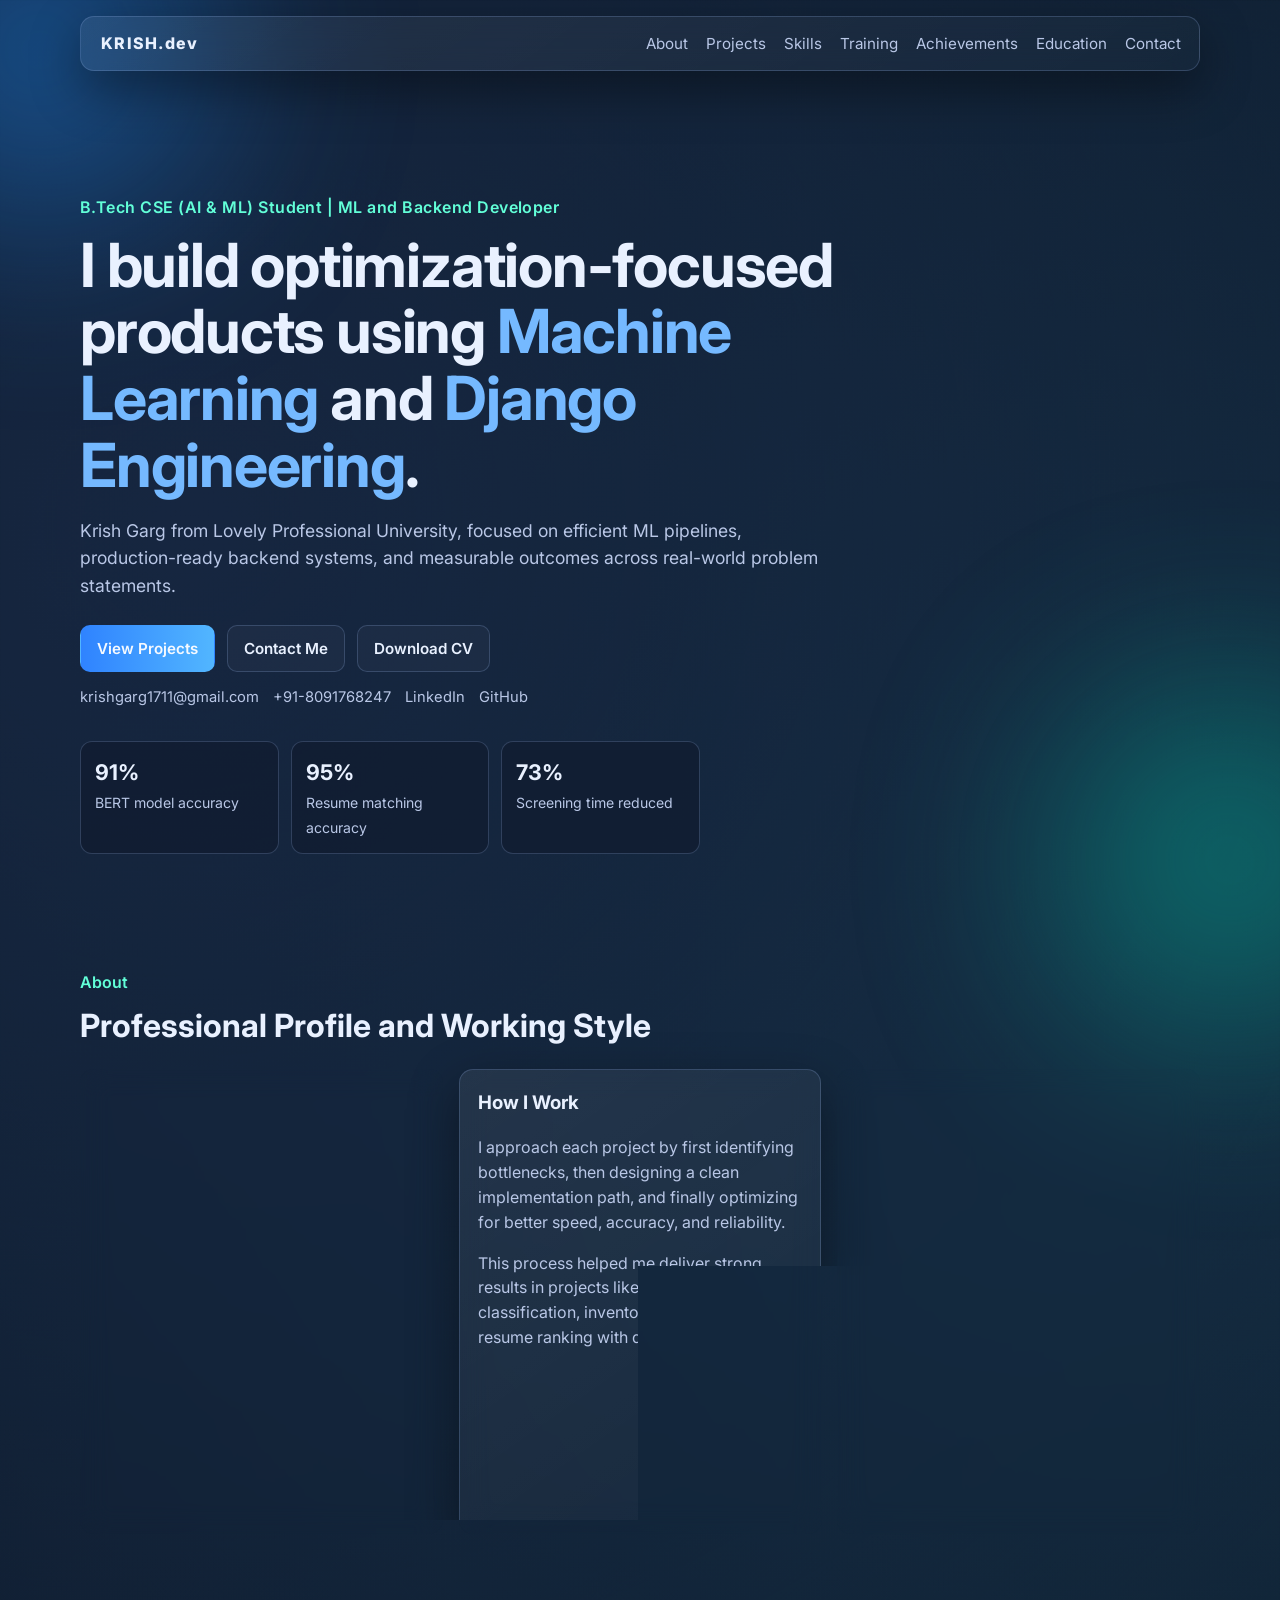
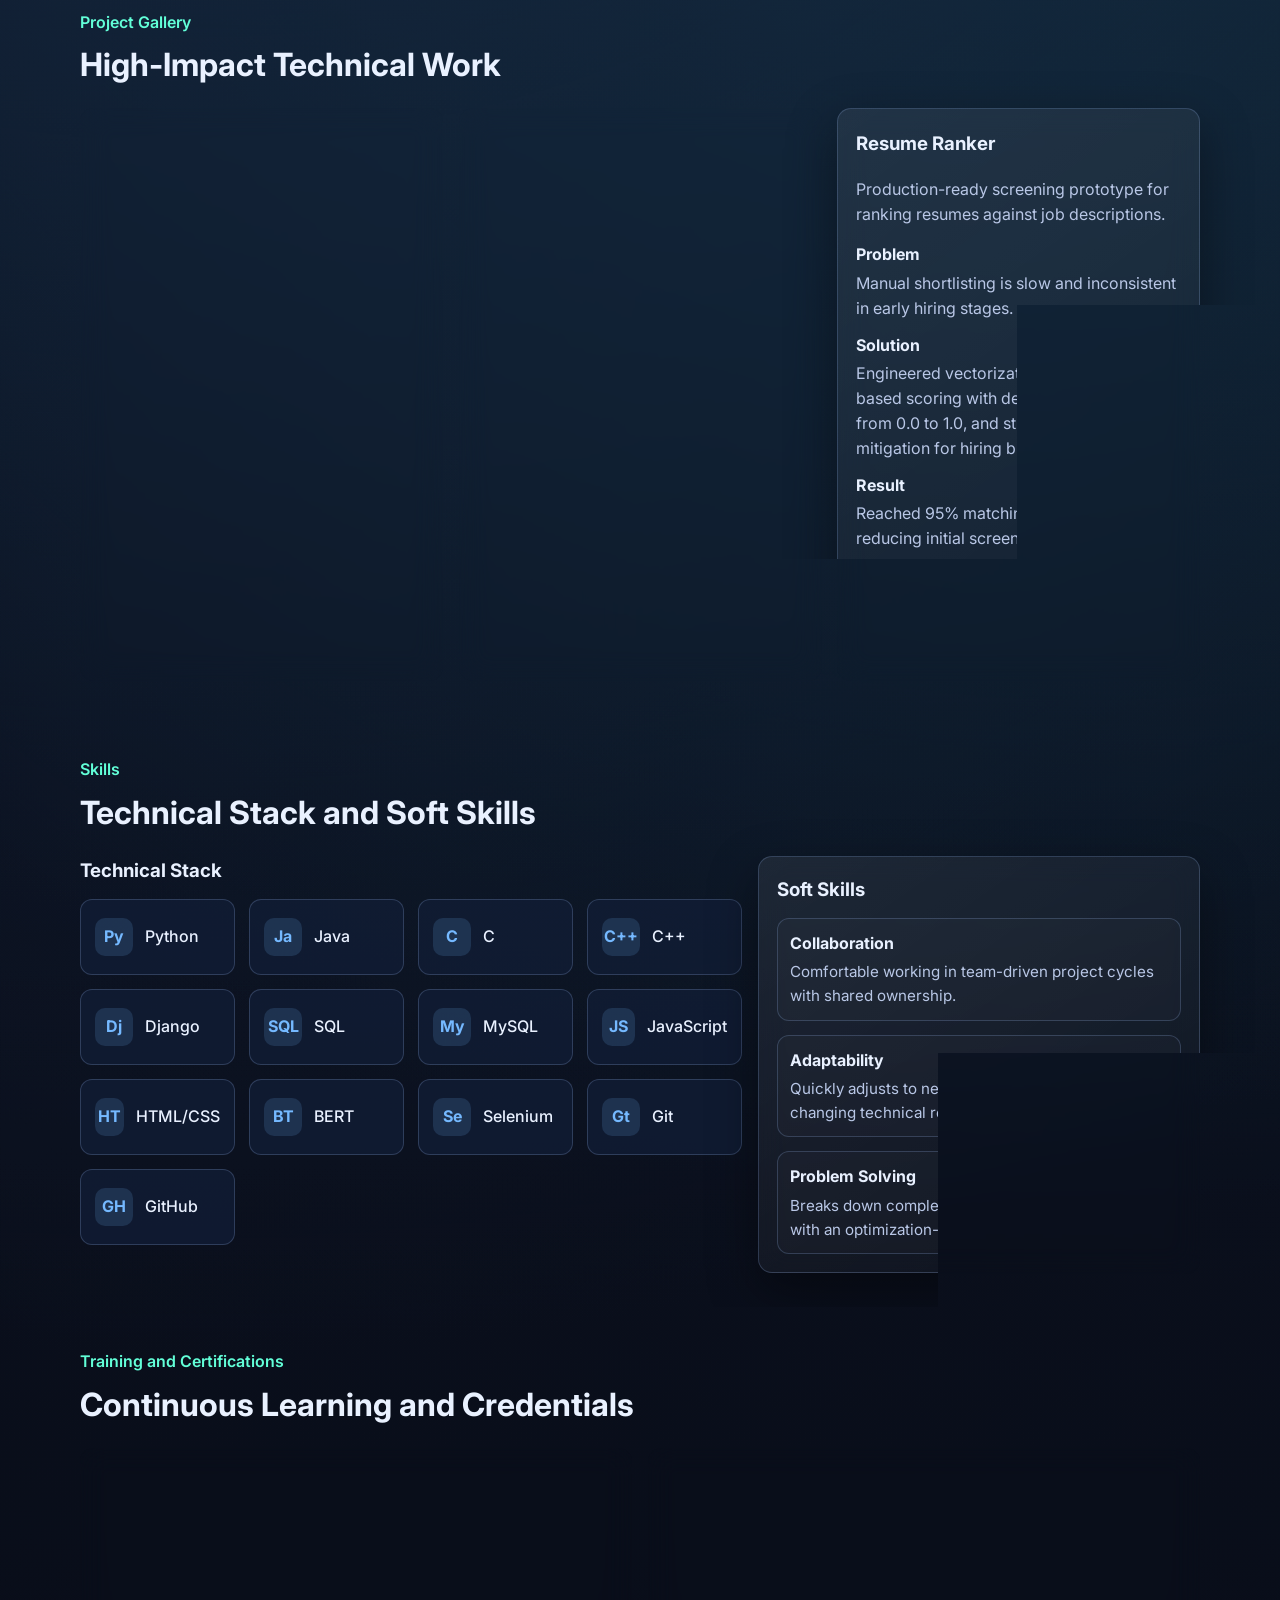
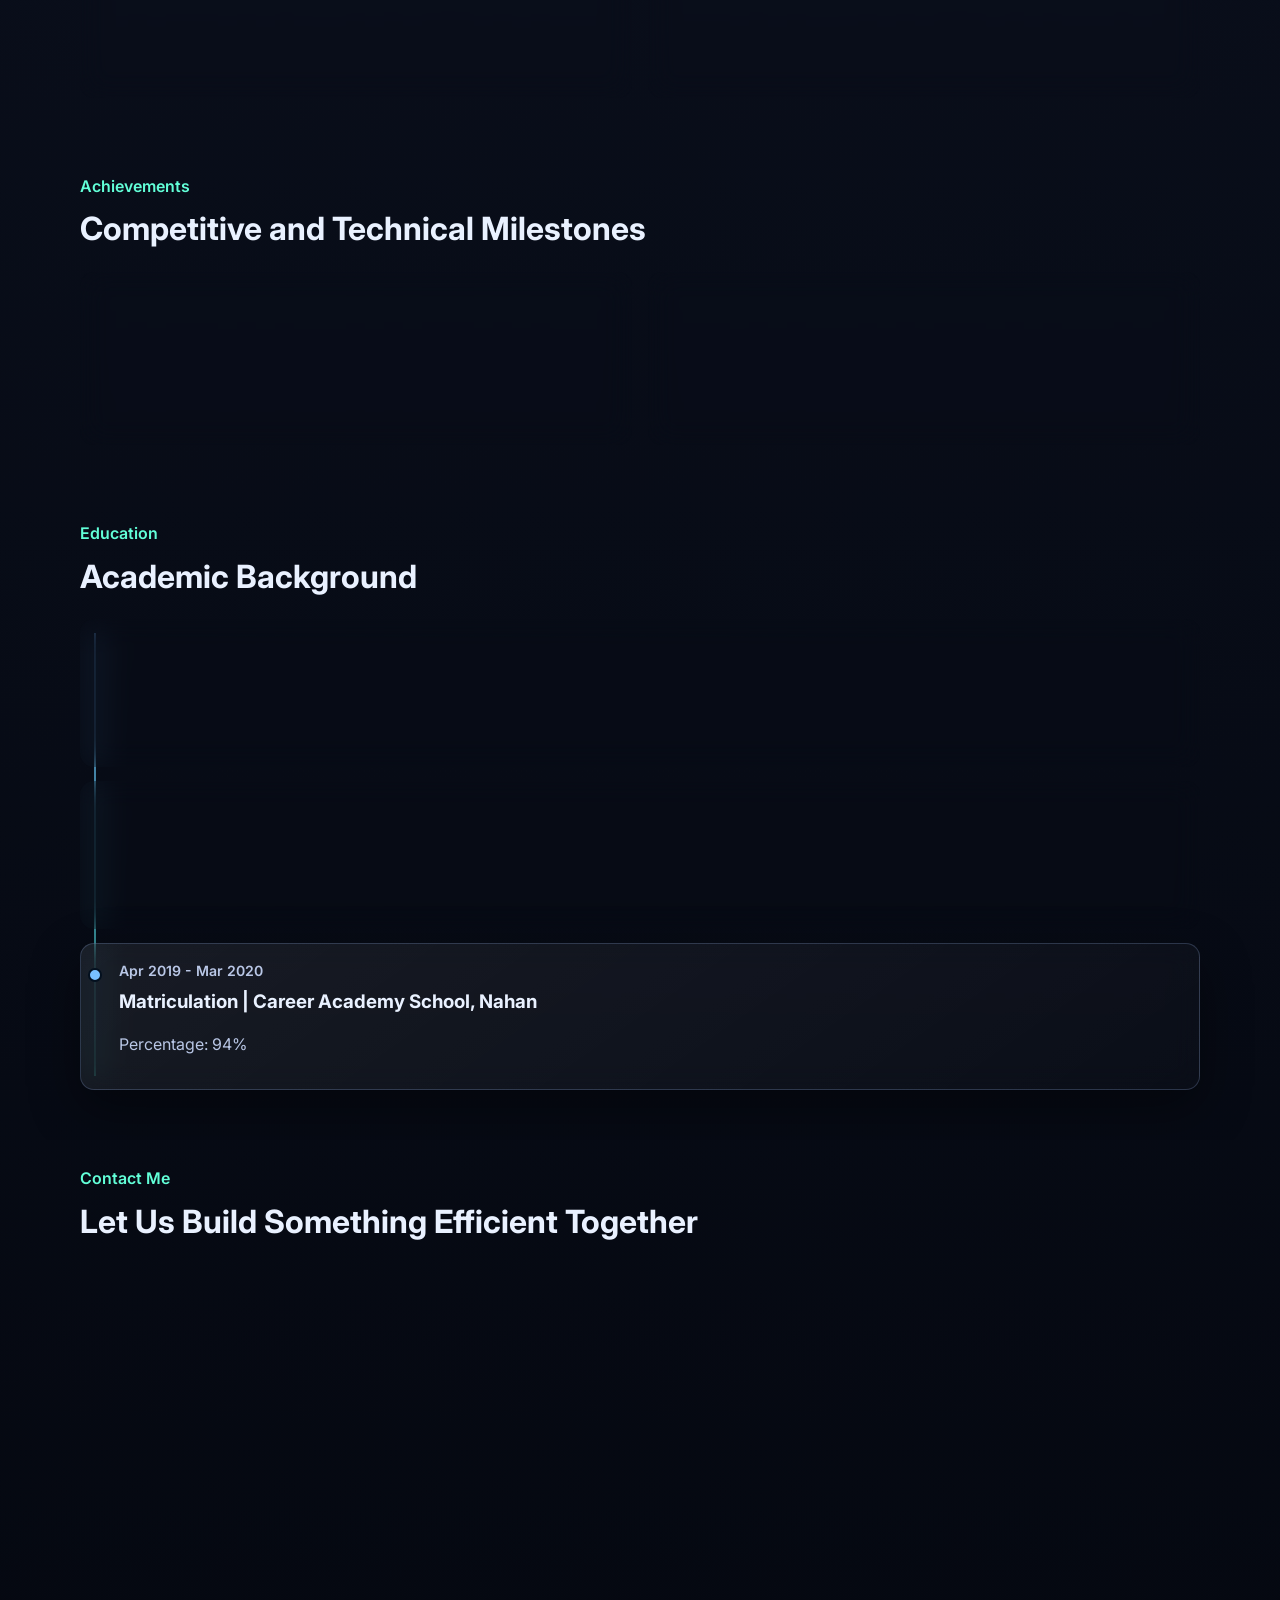
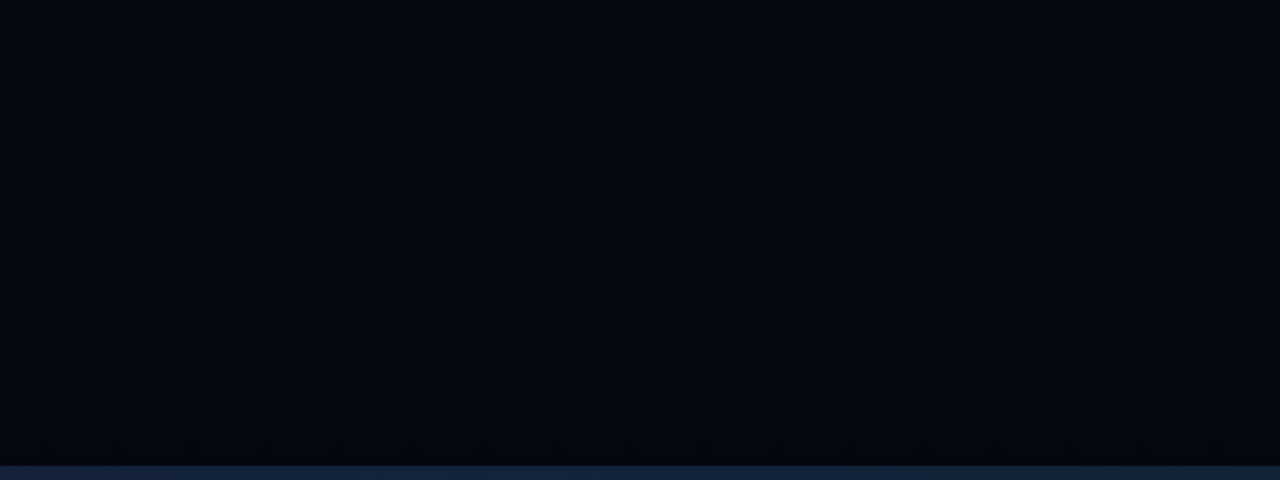
<file: index.html>
<!DOCTYPE html>
<html lang="en">
<head>
  <meta charset="UTF-8" />
  <meta name="viewport" content="width=device-width, initial-scale=1.0" />
  <meta
    name="description"
    content="Krish Garg portfolio - ML, Django, optimization-focused projects, training, certifications, achievements, education, and contact."
  />
  <title>Krish | Portfolio</title>
  <link rel="preconnect" href="https://fonts.googleapis.com" />
  <link rel="preconnect" href="https://fonts.gstatic.com" crossorigin />
  <link
    href="https://fonts.googleapis.com/css2?family=Inter:wght@400;500;600;700;800&display=swap"
    rel="stylesheet"
  />
  <link rel="stylesheet" href="styles.css" />
</head>
<body>
  <div class="bg-blur bg-blur-a" aria-hidden="true"></div>
  <div class="bg-blur bg-blur-b" aria-hidden="true"></div>

  <header class="site-header glass">
    <div class="container nav-wrap">
      <a href="#" class="brand">KRISH.dev</a>
      <nav>
        <a href="#about">About</a>
        <a href="#projects">Projects</a>
        <a href="#skills">Skills</a>
        <a href="#training">Training</a>
        <a href="#achievements">Achievements</a>
        <a href="#education">Education</a>
        <a href="#contact">Contact</a>
      </nav>
    </div>
  </header>

  <main>
    <section class="hero container reveal">
      <p class="kicker">B.Tech CSE (AI & ML) Student | ML and Backend Developer</p>
      <h1>
        I build optimization-focused products using
        <span>Machine Learning</span> and <span>Django Engineering</span>.
      </h1>
      <p class="hero-copy">
        Krish Garg from Lovely Professional University, focused on efficient ML pipelines,
        production-ready backend systems, and measurable outcomes across real-world problem
        statements.
      </p>
      <div class="hero-cta">
        <a class="btn primary" href="#projects">View Projects</a>
        <a class="btn secondary" href="#contact">Contact Me</a>
        <a class="btn secondary" href="krish.pdf" target="_blank" rel="noopener">Download CV</a>
      </div>
      <div class="social-row">
        <a href="mailto:krishgarg1711@gmail.com">krishgarg1711@gmail.com</a>
        <a href="tel:+918091768247">+91-8091768247</a>
        <a href="https://www.linkedin.com/in/krishgarg123" target="_blank" rel="noopener">LinkedIn</a>
        <a href="https://github.com/KrishGarg546" target="_blank" rel="noopener">GitHub</a>
      </div>
      <ul class="hero-metrics" aria-label="Key outcomes">
        <li>
          <strong>91%</strong>
          <span>BERT model accuracy</span>
        </li>
        <li>
          <strong>95%</strong>
          <span>Resume matching accuracy</span>
        </li>
        <li>
          <strong>73%</strong>
          <span>Screening time reduced</span>
        </li>
      </ul>
    </section>

    <section id="about" class="section container">
      <div class="section-head reveal">
        <p class="section-tag">About</p>
        <h2>Professional Profile and Working Style</h2>
      </div>

      <div class="about-grid">
        <article class="glass about-panel reveal">
          <h3>Who I Am</h3>
          <p>
            I am Krish Garg, a B.Tech Computer Science student specializing in Artificial
            Intelligence and Machine Learning at Lovely Professional University. I enjoy building
            systems that are not only functional, but also measurable in terms of efficiency,
            maintainability, and performance.
          </p>
          <p>
            My work combines analytical thinking with practical engineering. I focus on NLP
            pipelines, backend architecture with Django, and deployment-ready workflows that can be
            used in real project environments.
          </p>
        </article>

        <article class="glass about-panel reveal">
          <h3>How I Work</h3>
          <p>
            I approach each project by first identifying bottlenecks, then designing a clean
            implementation path, and finally optimizing for better speed, accuracy, and reliability.
          </p>
          <p>
            This process helped me deliver strong results in projects like BERT-based classification,
            inventory automation, and resume ranking with deterministic scoring.
          </p>
        </article>

        <article class="glass about-panel reveal">
          <h3>Core Strengths</h3>
          <ul class="bullet-list">
            <li>Strong fundamentals in OOPS, DSA, and modular application design.</li>
            <li>Experience with end-to-end ML pipelines from preprocessing to deployment.</li>
            <li>Analytical and results-driven execution with clean implementation practices.</li>
            <li>Collaborative mindset with adaptability and consistent problem solving.</li>
          </ul>
        </article>
      </div>
    </section>

    <section id="projects" class="section container">
      <div class="section-head reveal">
        <p class="section-tag">Project Gallery</p>
        <h2>High-Impact Technical Work</h2>
      </div>

      <div class="project-grid">
        <article class="project-card glass reveal">
          <h3>Fake News Detection System</h3>
          <p>
            NLP classification pipeline for identifying misinformation using transformer-based models.
          </p>
          <dl>
            <dt>Problem</dt>
            <dd>Needed high-accuracy content classification over large text review datasets.</dd>
            <dt>Solution</dt>
            <dd>
              Built an end-to-end BERT pipeline with preprocessing and fine-tuning, then exposed
              inference through a Django REST API.
            </dd>
            <dt>Result</dt>
            <dd>Achieved 91% accuracy on 50K+ product reviews with a 12% F1-score gain over baseline.</dd>
          </dl>
          <a class="card-link" href="https://github.com/KrishGarg546/Fake-news-detector" target="_blank" rel="noopener">View Repository</a>
        </article>

        <article class="project-card glass reveal">
          <h3>Inventory Management System</h3>
          <p>
            Django-based SaaS workflow for category-wise inventory tracking and operations.
          </p>
          <dl>
            <dt>Problem</dt>
            <dd>Businesses need structured inventory handling with simple and reliable CRUD operations.</dd>
            <dt>Solution</dt>
            <dd>
              Developed responsive modules for add, edit, and delete flows with a scalable SQLite
              schema for multi-product data handling.
            </dd>
            <dt>Result</dt>
            <dd>Delivered a maintainable web app that improved inventory visibility and workflow efficiency.</dd>
          </dl>
          <a class="card-link" href="https://github.com/KrishGarg546/Inventory-management-system" target="_blank" rel="noopener">View Repository</a>
        </article>

        <article class="project-card glass reveal">
          <h3>Resume Ranker</h3>
          <p>
            Production-ready screening prototype for ranking resumes against job descriptions.
          </p>
          <dl>
            <dt>Problem</dt>
            <dd>Manual shortlisting is slow and inconsistent in early hiring stages.</dd>
            <dt>Solution</dt>
            <dd>
              Engineered vectorization and similarity-based scoring with deterministic ranking from
              0.0 to 1.0, and studied fairness mitigation for hiring bias.
            </dd>
            <dt>Result</dt>
            <dd>Reached 95% matching accuracy while reducing initial screening time by 73%.</dd>
          </dl>
          <span class="card-link muted-link">Case study available on request</span>
        </article>
      </div>
    </section>

    <section id="skills" class="section container">
      <div class="section-head reveal">
        <p class="section-tag">Skills</p>
        <h2>Technical Stack and Soft Skills</h2>
      </div>

      <div class="skills-layout">
        <article class="skills-block reveal">
          <h3>Technical Stack</h3>
          <div class="stack-grid" role="list" aria-label="Technology stack">
            <div class="stack-item" role="listitem"><span>Py</span><p>Python</p></div>
            <div class="stack-item" role="listitem"><span>Ja</span><p>Java</p></div>
            <div class="stack-item" role="listitem"><span>C</span><p>C</p></div>
            <div class="stack-item" role="listitem"><span>C++</span><p>C++</p></div>
            <div class="stack-item" role="listitem"><span>Dj</span><p>Django</p></div>
            <div class="stack-item" role="listitem"><span>SQL</span><p>SQL</p></div>
            <div class="stack-item" role="listitem"><span>My</span><p>MySQL</p></div>
            <div class="stack-item" role="listitem"><span>JS</span><p>JavaScript</p></div>
            <div class="stack-item" role="listitem"><span>HT</span><p>HTML/CSS</p></div>
            <div class="stack-item" role="listitem"><span>BT</span><p>BERT</p></div>
            <div class="stack-item" role="listitem"><span>Se</span><p>Selenium</p></div>
            <div class="stack-item" role="listitem"><span>Gt</span><p>Git</p></div>
            <div class="stack-item" role="listitem"><span>GH</span><p>GitHub</p></div>
          </div>
        </article>

        <article class="glass soft-skills-panel reveal">
          <h3>Soft Skills</h3>
          <ul class="soft-skill-list">
            <li>
              <strong>Collaboration</strong>
              <p>Comfortable working in team-driven project cycles with shared ownership.</p>
            </li>
            <li>
              <strong>Adaptability</strong>
              <p>Quickly adjusts to new tools, frameworks, and changing technical requirements.</p>
            </li>
            <li>
              <strong>Problem Solving</strong>
              <p>Breaks down complex issues into actionable steps with an optimization-first mindset.</p>
            </li>
          </ul>
        </article>
      </div>
    </section>

    <section id="training" class="section container">
      <div class="section-head reveal">
        <p class="section-tag">Training and Certifications</p>
        <h2>Continuous Learning and Credentials</h2>
      </div>

      <div class="detail-grid">
        <article class="glass detail-card reveal">
          <p class="timeline-date">Jul 2025</p>
          <h3>Advanced Python for ML and AI | CSE Pathshala</h3>
          <p>
            Intensive training focused on advanced Python workflows for machine learning and practical
            AI implementation.
          </p>
        </article>

        <article class="glass detail-card reveal">
          <h3>Certifications and Certificates</h3>
          <ul class="bullet-list">
            <li>Advanced Python for ML and AI | CSE Pathshala | Jul 2025</li>
            <li>Unrevealing Basic Python Towards ML/AI | CSE Pathshala | Mar 2024</li>
            <li>Complete 2026 Python Bootcamp | Udemy | Jan 2026</li>
            <li>Master Generative AI and Generative AI Tools | Udemy | Aug 2025</li>
          </ul>
        </article>
      </div>
    </section>

    <section id="achievements" class="section container">
      <div class="section-head reveal">
        <p class="section-tag">Achievements</p>
        <h2>Competitive and Technical Milestones</h2>
      </div>

      <div class="detail-grid">
        <article class="glass detail-card reveal">
          <p class="timeline-date">Sep 2024</p>
          <h3>Smart India Hackathon 2024 - Top 10</h3>
          <p>
            Secured Top 10 position with Rakshak, a women safety app concept built for impact-driven
            problem solving.
          </p>
        </article>
        <article class="glass detail-card reveal">
          <p class="timeline-date">Feb 2026</p>
          <h3>100+ DSA Problems Solved</h3>
          <p>
            Solved over 100 problems across LeetCode, GeeksforGeeks, and HackerRank to strengthen
            algorithmic precision and coding fluency.
          </p>
        </article>
      </div>
    </section>

    <section id="education" class="section container">
      <div class="section-head reveal">
        <p class="section-tag">Education</p>
        <h2>Academic Background</h2>
      </div>

      <div class="timeline">
        <article class="timeline-item reveal glass">
          <span class="timeline-dot" aria-hidden="true"></span>
          <p class="timeline-date">Aug 2023 - Present</p>
          <h3>B.Tech CSE (AI and ML) | Lovely Professional University, Punjab</h3>
          <p>CGPA: 6.96. Focused on AI/ML, software engineering, data structures, and OOPS.</p>
        </article>

        <article class="timeline-item reveal glass">
          <span class="timeline-dot" aria-hidden="true"></span>
          <p class="timeline-date">Apr 2021 - Mar 2022</p>
          <h3>Intermediate | Career Academy School, Nahan</h3>
          <p>Percentage: 89%</p>
        </article>

        <article class="timeline-item reveal glass">
          <span class="timeline-dot" aria-hidden="true"></span>
          <p class="timeline-date">Apr 2019 - Mar 2020</p>
          <h3>Matriculation | Career Academy School, Nahan</h3>
          <p>Percentage: 94%</p>
        </article>
      </div>
    </section>

    <section id="contact" class="section container">
      <div class="section-head reveal">
        <p class="section-tag">Contact Me</p>
        <h2>Let Us Build Something Efficient Together</h2>
      </div>

      <div class="contact-grid">
        <aside class="glass contact-panel reveal">
          <h3>Direct Contact</h3>
          <p>Available for internships, project collaborations, and freelance development work.</p>
          <ul class="contact-list">
            <li><strong>Email:</strong> <a href="mailto:krishgarg1711@gmail.com">krishgarg1711@gmail.com</a></li>
            <li><strong>Phone:</strong> <a href="tel:+918091768247">+91-8091768247</a></li>
            <li><strong>LinkedIn:</strong> <a href="https://www.linkedin.com/in/krishgarg123" target="_blank" rel="noopener">krishgarg123</a></li>
            <li><strong>GitHub:</strong> <a href="https://github.com/KrishGarg546" target="_blank" rel="noopener">KrishGarg546</a></li>
          </ul>
          <button id="copy-email" type="button" class="btn tertiary">Copy Email</button>
          <p class="contact-note">The form below submits directly to your inbox endpoint.</p>
        </aside>

        <form
          id="contact-form"
          class="glass contact-form reveal"
          action="https://formsubmit.co/krishgarg1711@gmail.com"
          method="POST"
        >
          <input type="hidden" name="_subject" value="New portfolio inquiry from krishgarg546 site" />
          <input type="hidden" name="_captcha" value="false" />
          <input type="hidden" name="_template" value="table" />

          <label for="name">Full Name</label>
          <input id="name" name="name" type="text" required placeholder="Your name" />

          <label for="email">Email Address</label>
          <input id="email" name="email" type="email" required placeholder="you@example.com" />

          <label for="subject">Subject</label>
          <input id="subject" name="subject" type="text" required placeholder="Project collaboration" />

          <label for="message">Message</label>
          <textarea id="message" name="message" rows="6" required placeholder="Tell me about your requirement"></textarea>

          <button type="submit" class="btn primary">Send Message</button>
          <p id="form-status" class="form-status" aria-live="polite">Submitting will send your message to Krish's inbox.</p>
        </form>
      </div>
    </section>
  </main>

  <footer class="container footer reveal">
    <p>Krish Garg | ML and Backend Developer | Optimization and Efficiency Driven</p>
  </footer>

  <script src="script.js"></script>
</body>
</html>
</file>
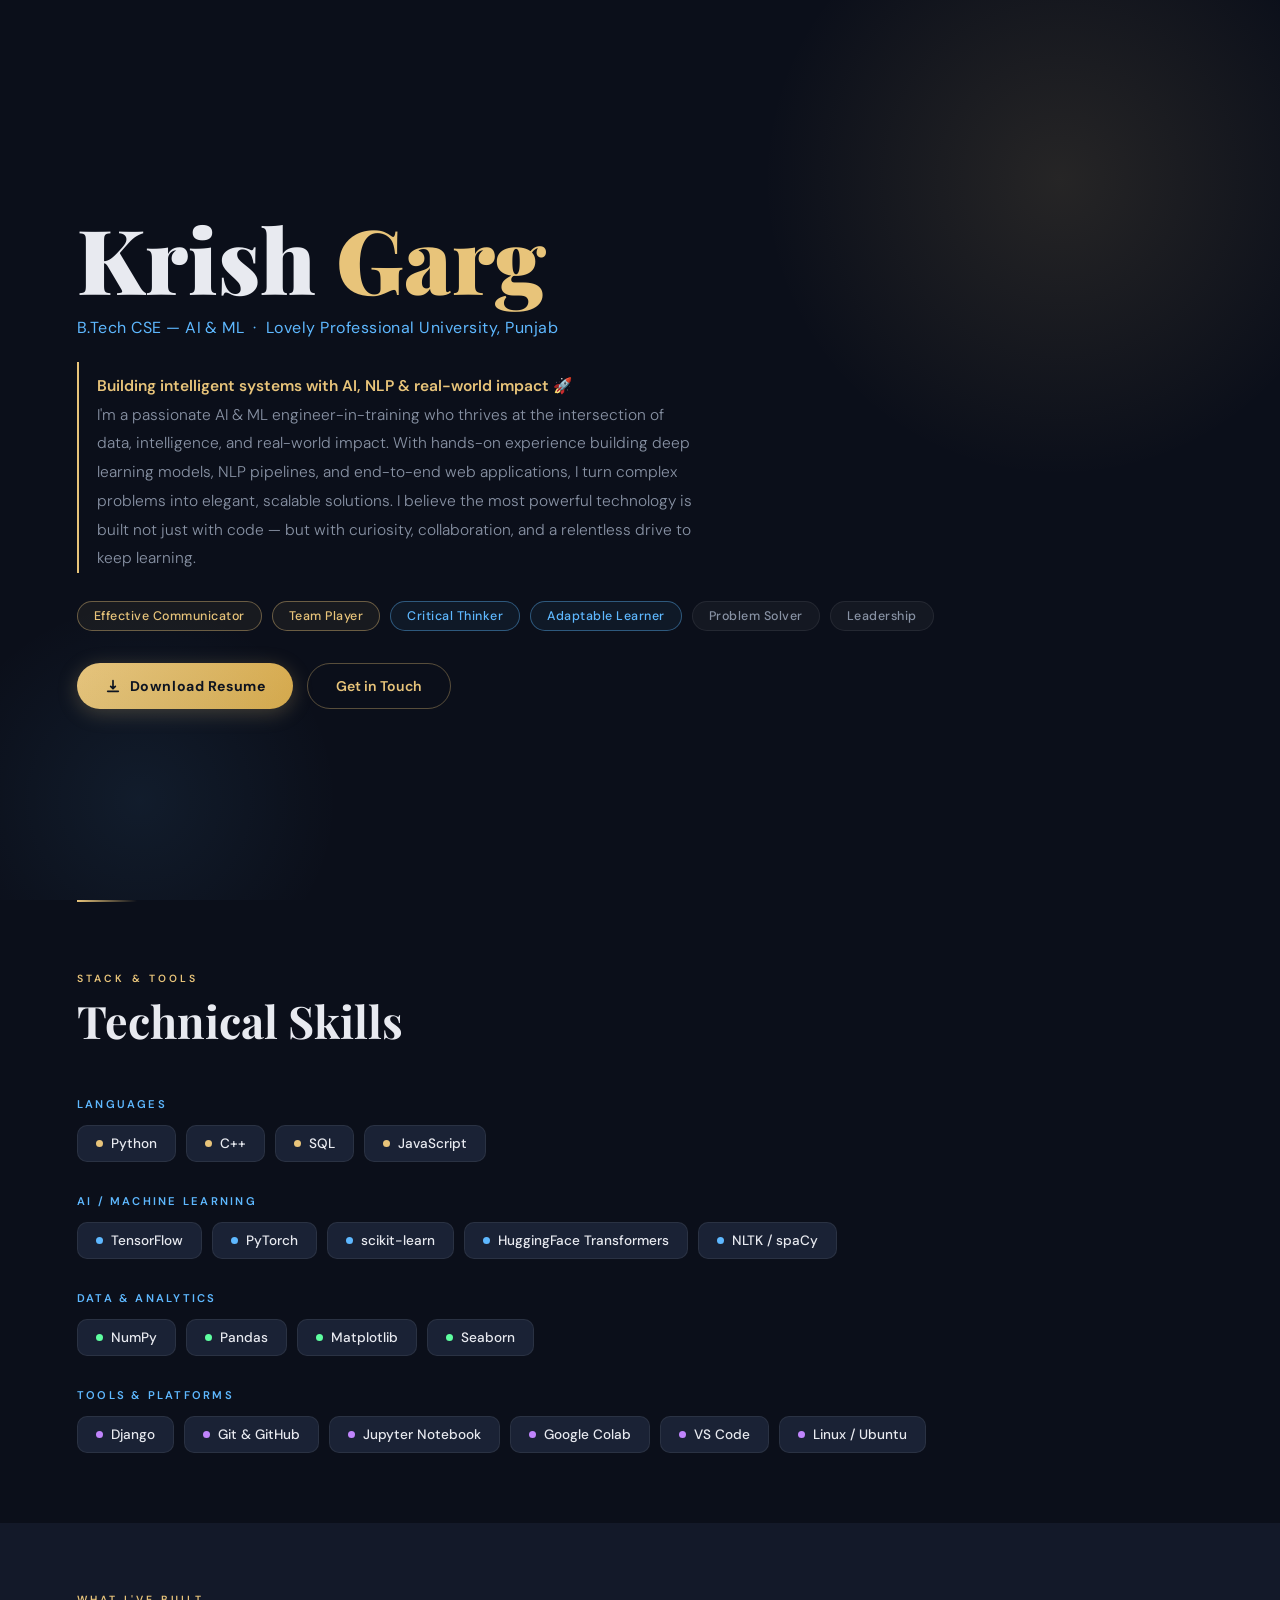
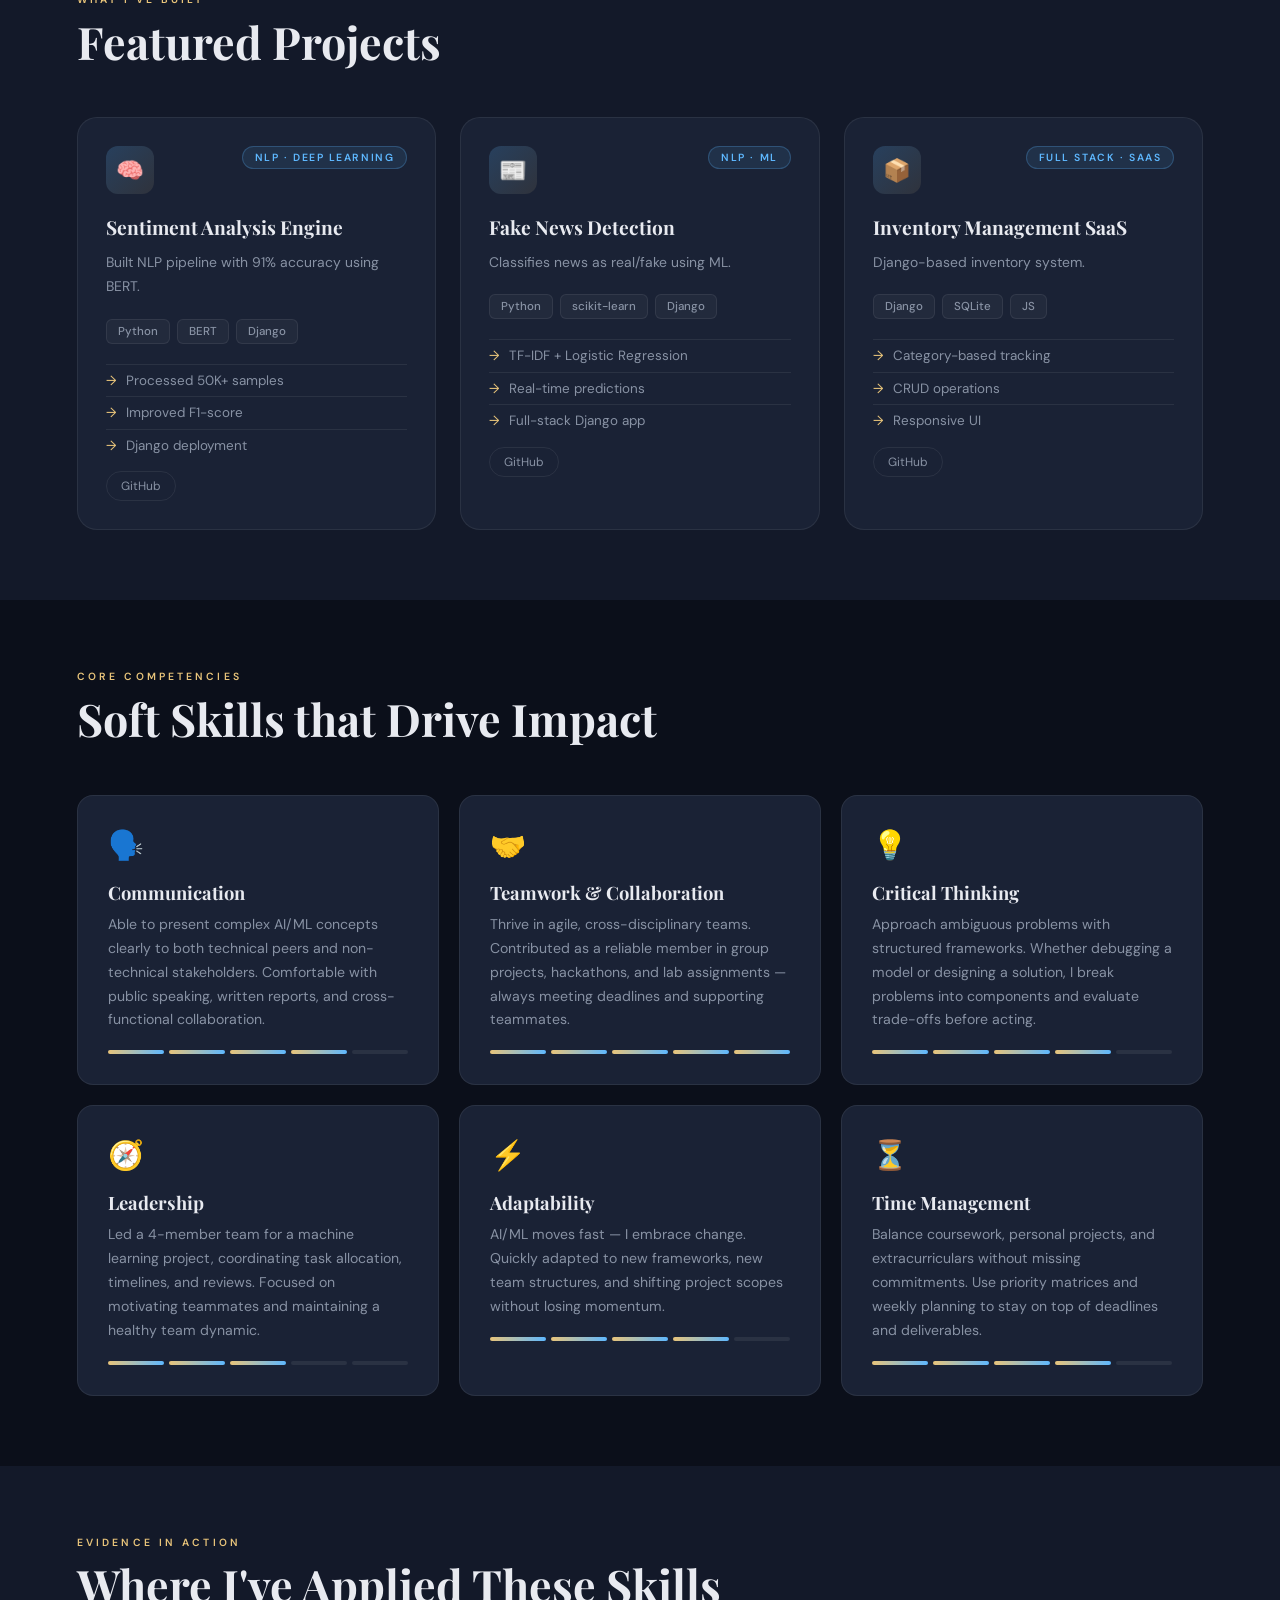
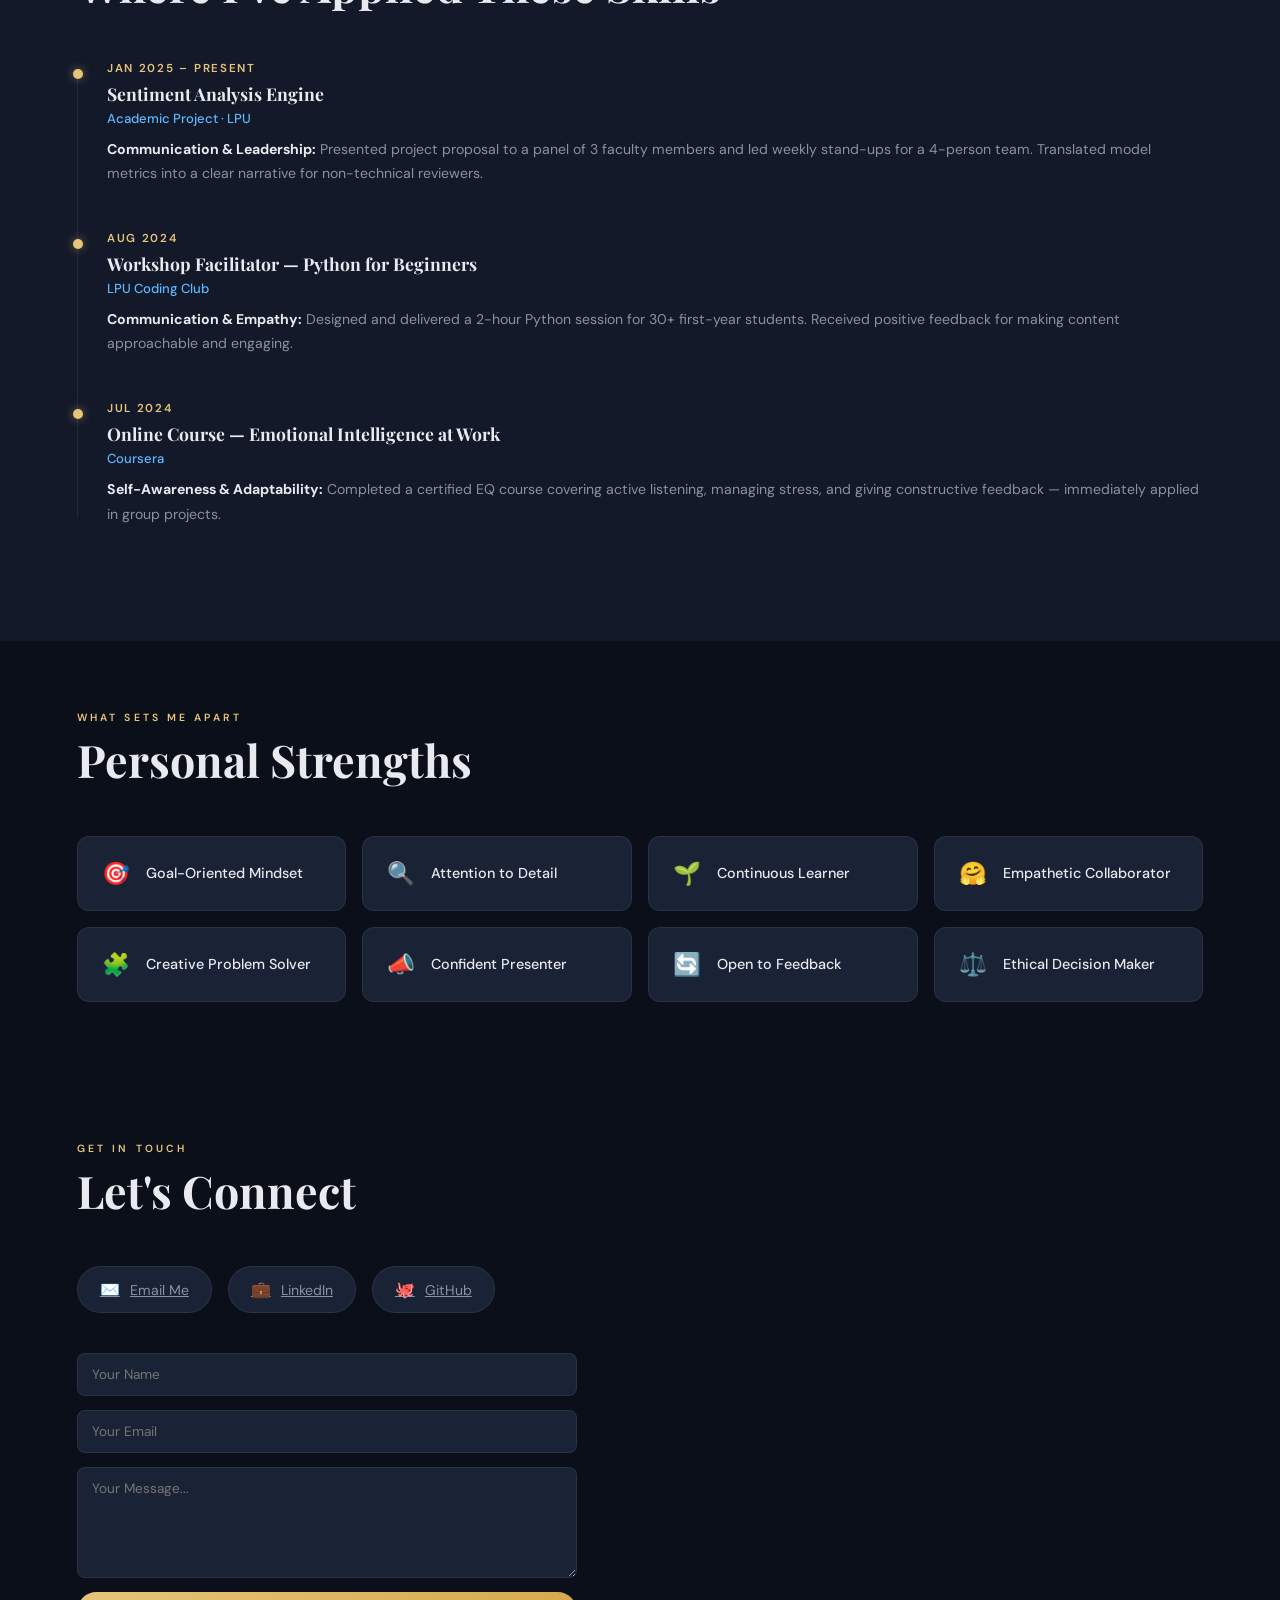
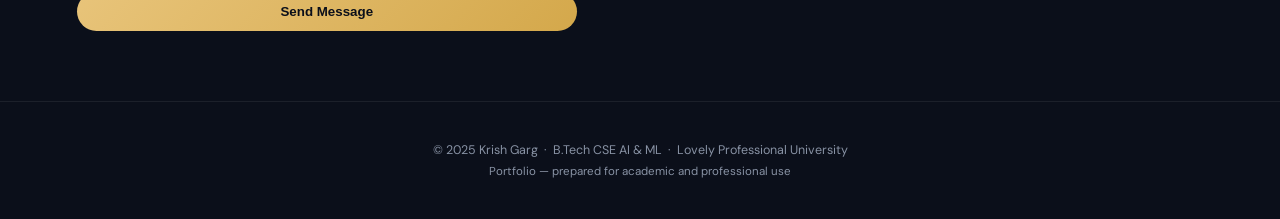
<file: portfolio.html>
<!DOCTYPE html>
<html lang="en">
<head>
<meta charset="UTF-8" />
<meta name="viewport" content="width=device-width, initial-scale=1.0"/>
<title>Portfolio – Krish Garg</title>
<link href="https://fonts.googleapis.com/css2?family=Playfair+Display:wght@400;700;900&family=DM+Sans:wght@300;400;500;600&display=swap" rel="stylesheet"/>
<style>

.contact-form {
  margin-top: 40px;
  max-width: 500px;
}

.contact-form form {
  display: flex;
  flex-direction: column;
  gap: 14px;
}

.contact-form input,
.contact-form textarea {
  background: var(--card);
  border: 1px solid var(--border);
  padding: 12px 14px;
  border-radius: 8px;
  color: var(--text);
  font-family: inherit;
  font-size: 0.85rem;
}

.contact-form input:focus,
.contact-form textarea:focus {
  outline: none;
  border-color: var(--accent);
}

.contact-form button {
  padding: 12px;
  border-radius: 100px;
  border: none;
  background: linear-gradient(135deg, var(--accent), #d4a84b);
  color: #0b0f1a;
  font-weight: 600;
  cursor: pointer;
  transition: 0.3s;
}

.contact-form button:hover {
  transform: translateY(-2px);
}

.project-links {
  display: flex;
  gap: 10px;
  margin-top: 10px;
}

.project-links a {
  font-size: 0.75rem;
  padding: 6px 14px;
  border-radius: 100px;
  border: 1px solid var(--border);
  text-decoration: none;
  color: var(--muted);
  transition: all 0.25s ease;
  z-index: 3;
  position: relative;
}

.project-links a:hover {
  color: var(--accent);
  border-color: var(--accent);
  background: rgba(232,196,122,0.08);
}

/* FIX HOVER ISSUE */
.project-card {
  position: relative;
}

.project-card a.full-link {
  position: absolute;
  inset: 0;
  z-index: 1;
}

/* IMPORTANT FIX */
.project-links {
  position: relative;
  z-index: 5;
}
  :root {
    --bg: #0b0f1a;
    --surface: #131929;
    --card: #1a2235;
    --accent: #e8c47a;
    --accent2: #5eb8ff;
    --text: #e8eaf0;
    --muted: #8892a4;
    --border: rgba(255,255,255,0.07);
  }
  *, *::before, *::after { box-sizing: border-box; margin: 0; padding: 0; }
  body {
    background: var(--bg);
    color: var(--text);
    font-family: 'DM Sans', sans-serif;
    min-height: 100vh;
    overflow-x: hidden;
  }

  /* HERO */
  .hero {
    position: relative; min-height: 100vh;
    display: flex; flex-direction: column; justify-content: center;
    padding: 80px 6vw 60px; overflow: hidden;
  }
  .hero-glow {
    position: absolute; top: -120px; right: -80px; width: 600px; height: 600px;
    background: radial-gradient(circle, rgba(232,196,122,0.12) 0%, transparent 70%);
    pointer-events: none;
  }
  .hero-glow2 {
    position: absolute; bottom: -100px; left: -60px; width: 400px; height: 400px;
    background: radial-gradient(circle, rgba(94,184,255,0.08) 0%, transparent 70%);
    pointer-events: none;
  }
  .hero h1 {
    font-family: 'Playfair Display', serif;
    font-size: clamp(2.8rem, 7vw, 6rem);
    font-weight: 900; line-height: 1.05;
  }
  .hero h1 span { color: var(--accent); }
  .hero-sub {
    margin-top: 12px; font-size: 1rem; color: var(--accent2); font-weight: 400; letter-spacing: 0.03em;
  }
  .hero-about {
    margin-top: 24px; max-width: 620px;
    border-left: 2px solid var(--accent); padding-left: 18px;
  }
  .hero-about p {
    font-size: 0.97rem; color: var(--muted); line-height: 1.85; font-weight: 300;
  }
  .hero-tags {
    display: flex; flex-wrap: wrap; gap: 10px; margin-top: 28px;
  }
  .tag {
    padding: 6px 16px; border-radius: 100px;
    font-size: 0.78rem; font-weight: 500; letter-spacing: 0.04em;
    border: 1px solid var(--border); background: rgba(255,255,255,0.04); color: var(--muted);
  }
  .tag.gold { border-color: rgba(232,196,122,0.4); color: var(--accent); background: rgba(232,196,122,0.06); }
  .tag.blue { border-color: rgba(94,184,255,0.4); color: var(--accent2); background: rgba(94,184,255,0.06); }
  .hero-actions {
    display: flex; gap: 14px; flex-wrap: wrap; margin-top: 32px;
  }
  .btn-resume {
    display: inline-flex; align-items: center; gap: 9px;
    padding: 13px 28px; border-radius: 100px;
    background: linear-gradient(135deg, var(--accent), #d4a84b);
    color: #0b0f1a; font-weight: 700; font-size: 0.88rem; letter-spacing: 0.04em;
    text-decoration: none; transition: transform 0.25s, box-shadow 0.25s;
    box-shadow: 0 4px 20px rgba(232,196,122,0.25);
  }
  .btn-resume:hover { transform: translateY(-2px); box-shadow: 0 8px 28px rgba(232,196,122,0.4); }
  .btn-resume svg { width: 16px; height: 16px; }
  .btn-outline {
    display: inline-flex; align-items: center; gap: 9px;
    padding: 13px 28px; border-radius: 100px;
    border: 1px solid rgba(232,196,122,0.35); color: var(--accent);
    font-weight: 600; font-size: 0.88rem; text-decoration: none;
    transition: border-color 0.25s, background 0.25s;
  }
  .btn-outline:hover { background: rgba(232,196,122,0.06); border-color: var(--accent); }
  .divider {
    width: 60px; height: 2px;
    background: linear-gradient(90deg, var(--accent), transparent);
    margin: 0 6vw 0;
  }

  /* SECTIONS */
  section { padding: 70px 6vw; position: relative; }
  .section-label {
    font-size: 0.65rem; letter-spacing: 0.3em; text-transform: uppercase;
    color: var(--accent); font-weight: 600; margin-bottom: 10px;
  }
  .section-title {
    font-family: 'Playfair Display', serif;
    font-size: clamp(1.8rem, 4vw, 2.8rem);
    font-weight: 700; line-height: 1.15; margin-bottom: 50px;
  }

  /* TECHNICAL SKILLS */
  .tech-categories { display: flex; flex-direction: column; gap: 32px; }
  .tech-category-title {
    font-size: 0.7rem; letter-spacing: 0.2em; text-transform: uppercase;
    color: var(--accent2); font-weight: 600; margin-bottom: 14px;
  }
  .tech-pills { display: flex; flex-wrap: wrap; gap: 10px; }
  .tech-pill {
    display: flex; align-items: center; gap: 8px;
    padding: 9px 18px; border-radius: 10px;
    background: var(--card); border: 1px solid var(--border);
    font-size: 0.85rem; font-weight: 500; color: var(--text);
    transition: border-color 0.25s, transform 0.25s;
  }
  .tech-pill:hover { border-color: rgba(94,184,255,0.4); transform: translateY(-2px); }
  .tech-pill .dot { width: 7px; height: 7px; border-radius: 50%; background: var(--accent2); flex-shrink: 0; }
  .tech-pill .dot.gold { background: var(--accent); }
  .tech-pill .dot.green { background: #5effa0; }
  .tech-pill .dot.purple { background: #c084fc; }

  /* SOFT SKILLS */
  .skills-grid { display: grid; grid-template-columns: repeat(auto-fill, minmax(280px, 1fr)); gap: 20px; }
  .skill-card {
    background: var(--card); border: 1px solid var(--border);
    border-radius: 16px; padding: 30px; position: relative; overflow: hidden;
    transition: transform 0.3s ease, border-color 0.3s ease;
  }
  .skill-card:hover { transform: translateY(-4px); border-color: rgba(232,196,122,0.3); }
  .skill-card::before {
    content: ''; position: absolute; top: 0; left: 0; right: 0; height: 2px;
    background: linear-gradient(90deg, var(--accent), var(--accent2));
    opacity: 0; transition: opacity 0.3s;
  }
  .skill-card:hover::before { opacity: 1; }
  .skill-icon { font-size: 1.8rem; margin-bottom: 16px; }
  .skill-name { font-family: 'Playfair Display', serif; font-size: 1.15rem; font-weight: 700; margin-bottom: 8px; }
  .skill-desc { font-size: 0.88rem; color: var(--muted); line-height: 1.7; }
  .skill-level { display: flex; gap: 5px; margin-top: 18px; }
  .pip { height: 4px; flex: 1; border-radius: 100px; background: var(--border); }
  .pip.filled { background: linear-gradient(90deg, var(--accent), var(--accent2)); }

  /* PROJECTS */
  .projects-grid { display: grid; grid-template-columns: repeat(auto-fill, minmax(340px, 1fr)); gap: 24px; }
  .project-card {
    background: var(--card); border: 1px solid var(--border);
    border-radius: 20px; overflow: hidden;
    transition: transform 0.3s, border-color 0.3s;
  }
  .project-card:hover { transform: translateY(-5px); border-color: rgba(94,184,255,0.35); }
  .project-header {
    padding: 28px 28px 0;
    display: flex; align-items: flex-start; justify-content: space-between; gap: 12px;
  }
  .project-icon {
    width: 48px; height: 48px; border-radius: 12px;
    background: linear-gradient(135deg, rgba(94,184,255,0.2), rgba(232,196,122,0.1));
    display: flex; align-items: center; justify-content: center;
    font-size: 1.4rem; flex-shrink: 0;
  }
  .project-badge {
    font-size: 0.65rem; letter-spacing: 0.15em; text-transform: uppercase;
    color: var(--accent2); background: rgba(94,184,255,0.1);
    border: 1px solid rgba(94,184,255,0.25);
    padding: 4px 12px; border-radius: 100px; font-weight: 600; white-space: nowrap;
  }
  .project-body { padding: 20px 28px 28px; }
  .project-title { font-family: 'Playfair Display', serif; font-size: 1.2rem; font-weight: 700; margin-bottom: 10px; }
  .project-desc { font-size: 0.87rem; color: var(--muted); line-height: 1.75; margin-bottom: 20px; }
  .project-stack { display: flex; flex-wrap: wrap; gap: 7px; margin-bottom: 20px; }
  .stack-tag {
    font-size: 0.72rem; padding: 4px 11px; border-radius: 6px;
    background: rgba(255,255,255,0.04); border: 1px solid var(--border);
    color: var(--muted); font-weight: 500;
  }
  .project-highlights { list-style: none; }
  .project-highlights li {
    font-size: 0.84rem; color: var(--muted); line-height: 1.6;
    padding: 5px 0; border-top: 1px solid var(--border);
    display: flex; gap: 10px; align-items: flex-start;
  }
  .project-highlights li::before { content: '→'; color: var(--accent); flex-shrink: 0; }

  /* TIMELINE */
  .timeline { position: relative; padding-left: 30px; }
  .timeline::before {
    content: ''; position: absolute; left: 0; top: 8px; bottom: 8px;
    width: 1px; background: var(--border);
  }
  .tl-item { position: relative; margin-bottom: 45px; }
  .tl-item::before {
    content: ''; position: absolute; left: -34px; top: 8px;
    width: 10px; height: 10px; border-radius: 50%;
    background: var(--accent); box-shadow: 0 0 10px rgba(232,196,122,0.5);
  }
  .tl-date { font-size: 0.72rem; color: var(--accent); letter-spacing: 0.15em; text-transform: uppercase; font-weight: 600; margin-bottom: 6px; }
  .tl-title { font-family: 'Playfair Display', serif; font-size: 1.1rem; font-weight: 700; margin-bottom: 5px; }
  .tl-org { font-size: 0.82rem; color: var(--accent2); font-weight: 500; margin-bottom: 10px; }
  .tl-body { font-size: 0.88rem; color: var(--muted); line-height: 1.75; }
  .tl-body strong { color: var(--text); }

  /* STRENGTHS */
  .strength-row { display: grid; grid-template-columns: repeat(auto-fill, minmax(220px, 1fr)); gap: 16px; }
  .strength-item {
    background: var(--card); border: 1px solid var(--border);
    border-radius: 12px; padding: 22px 24px;
    display: flex; align-items: center; gap: 16px; transition: border-color 0.3s;
  }
  .strength-item:hover { border-color: rgba(94,184,255,0.3); }
  .strength-icon { font-size: 1.4rem; flex-shrink: 0; }
  .strength-text { font-size: 0.9rem; font-weight: 500; }

  /* CONTACT */
  .contact-grid { display: flex; flex-wrap: wrap; gap: 16px; }
  .contact-chip {
    display: flex; align-items: center; gap: 10px;
    background: var(--card); border: 1px solid var(--border);
    border-radius: 100px; padding: 12px 22px;
    font-size: 0.88rem; color: var(--muted); transition: border-color 0.3s, color 0.3s;
  }
  .contact-chip:hover { border-color: var(--accent); color: var(--text); }
  .contact-chip .ci { color: var(--accent); font-size: 1rem; }

  footer {
    text-align: center; padding: 40px 6vw;
    font-size: 0.78rem; color: var(--muted);
    border-top: 1px solid var(--border);
  }
</style>
</head>
<body>

<!-- HERO -->
<div class="hero">
  <div class="hero-glow"></div>
  <div class="hero-glow2"></div>

  <h1>Krish <span>Garg</span></h1>
  <p class="hero-sub">B.Tech CSE — AI &amp; ML &nbsp;·&nbsp; Lovely Professional University, Punjab</p>

  <div class="hero-about">
    <p style="margin-top:10px; color:var(--accent); font-weight:600;">
      Building intelligent systems with AI, NLP & real-world impact 🚀
    </p>
    <p>I'm a passionate AI &amp; ML engineer-in-training who thrives at the intersection of data, intelligence, and real-world impact. With hands-on experience building deep learning models, NLP pipelines, and end-to-end web applications, I turn complex problems into elegant, scalable solutions. I believe the most powerful technology is built not just with code — but with curiosity, collaboration, and a relentless drive to keep learning.</p>
  </div>

  <div class="hero-tags">
    <span class="tag gold">Effective Communicator</span>
    <span class="tag gold">Team Player</span>
    <span class="tag blue">Critical Thinker</span>
    <span class="tag blue">Adaptable Learner</span>
    <span class="tag">Problem Solver</span>
    <span class="tag">Leadership</span>
  </div>

  <div class="hero-actions">
    <a href="krish.pdf" download class="btn-resume">
      <svg xmlns="http://www.w3.org/2000/svg" fill="none" viewBox="0 0 24 24" stroke="currentColor" stroke-width="2.5">
        <path stroke-linecap="round" stroke-linejoin="round" d="M12 4v12m0 0l-3.5-3.5M12 16l3.5-3.5M4 20h16"/>
      </svg>
      Download Resume
    </a>
    <a href="#contact" class="btn-outline">Get in Touch</a>
  </div>
</div>

<div class="divider"></div>

<!-- TECHNICAL SKILLS -->
<section>
  <p class="section-label">Stack &amp; Tools</p>
  <h2 class="section-title">Technical Skills</h2>
  <div class="tech-categories">

    <div>
      <div class="tech-category-title">Languages</div>
      <div class="tech-pills">
        <div class="tech-pill"><span class="dot gold"></span>Python</div>
        <div class="tech-pill"><span class="dot gold"></span>C++</div>
        <div class="tech-pill"><span class="dot gold"></span>SQL</div>
        <div class="tech-pill"><span class="dot gold"></span>JavaScript</div>
      </div>
    </div>

    <div>
      <div class="tech-category-title">AI / Machine Learning</div>
      <div class="tech-pills">
        <div class="tech-pill"><span class="dot"></span>TensorFlow</div>
        <div class="tech-pill"><span class="dot"></span>PyTorch</div>
        <div class="tech-pill"><span class="dot"></span>scikit-learn</div>
        <div class="tech-pill"><span class="dot"></span>HuggingFace Transformers</div>
        <div class="tech-pill"><span class="dot"></span>NLTK / spaCy</div>
      </div>
    </div>

    <div>
      <div class="tech-category-title">Data &amp; Analytics</div>
      <div class="tech-pills">
        <div class="tech-pill"><span class="dot green"></span>NumPy</div>
        <div class="tech-pill"><span class="dot green"></span>Pandas</div>
        <div class="tech-pill"><span class="dot green"></span>Matplotlib</div>
        <div class="tech-pill"><span class="dot green"></span>Seaborn</div>
      </div>
    </div>

    <div>
      <div class="tech-category-title">Tools &amp; Platforms</div>
      <div class="tech-pills">
        <div class="tech-pill"><span class="dot purple"></span>Django</div>
        <div class="tech-pill"><span class="dot purple"></span>Git &amp; GitHub</div>
        <div class="tech-pill"><span class="dot purple"></span>Jupyter Notebook</div>
        <div class="tech-pill"><span class="dot purple"></span>Google Colab</div>
        <div class="tech-pill"><span class="dot purple"></span>VS Code</div>
        <div class="tech-pill"><span class="dot purple"></span>Linux / Ubuntu</div>
      </div>
    </div>

  </div>
</section>

<!-- PROJECTS -->
<!-- PROJECTS -->
<section style="background: var(--surface);">
  <p class="section-label">What I've Built</p>
  <h2 class="section-title">Featured Projects</h2>

  <div class="projects-grid">

    <!-- Sentiment -->
    <div class="project-card">
      <a href="#" class="full-link" target="_blank"></a>

      <div class="project-header">
        <div class="project-icon">🧠</div>
        <span class="project-badge">NLP · Deep Learning</span>
      </div>

      <div class="project-body">
        <div class="project-title">Sentiment Analysis Engine</div>
        <div class="project-desc">Built NLP pipeline with 91% accuracy using BERT.</div>

        <div class="project-stack">
          <span class="stack-tag">Python</span>
          <span class="stack-tag">BERT</span>
          <span class="stack-tag">Django</span>
        </div>

        <ul class="project-highlights">
          <li>Processed 50K+ samples</li>
          <li>Improved F1-score</li>
          <li>Django deployment</li>
        </ul>

        <div class="project-links">
          <a href="#" target="_blank">GitHub</a>
        </div>
      </div>
    </div>

    <!-- Fake News -->
    <div class="project-card">
      <a href="#" class="full-link" target="_blank"></a>

      <div class="project-header">
        <div class="project-icon">📰</div>
        <span class="project-badge">NLP · ML</span>
      </div>

      <div class="project-body">
        <div class="project-title">Fake News Detection</div>
        <div class="project-desc">Classifies news as real/fake using ML.</div>

        <div class="project-stack">
          <span class="stack-tag">Python</span>
          <span class="stack-tag">scikit-learn</span>
          <span class="stack-tag">Django</span>
        </div>

        <ul class="project-highlights">
          <li>TF-IDF + Logistic Regression</li>
          <li>Real-time predictions</li>
          <li>Full-stack Django app</li>
        </ul>

        <div class="project-links">
          <a href="https://github.com/KrishGarg546/Fake-news-detector" target="_blank">GitHub</a>
        </div>
      </div>
    </div>

    <!-- Inventory -->
    <div class="project-card">
      <a href="#" class="full-link" target="_blank"></a>

      <div class="project-header">
        <div class="project-icon">📦</div>
        <span class="project-badge">Full Stack · SaaS</span>
      </div>

      <div class="project-body">
        <div class="project-title">Inventory Management SaaS</div>
        <div class="project-desc">Django-based inventory system.</div>

        <div class="project-stack">
          <span class="stack-tag">Django</span>
          <span class="stack-tag">SQLite</span>
          <span class="stack-tag">JS</span>
        </div>

        <ul class="project-highlights">
          <li>Category-based tracking</li>
          <li>CRUD operations</li>
          <li>Responsive UI</li>
        </ul>

        <div class="project-links">
          <a href="#" target="_blank">GitHub</a>
        </div>
      </div>
    </div>

  </div>
</section>
<!-- SOFT SKILLS -->
<section>
  <p class="section-label">Core Competencies</p>
  <h2 class="section-title">Soft Skills that Drive Impact</h2>
  <div class="skills-grid">

    <div class="skill-card">
      <div class="skill-icon">🗣️</div>
      <div class="skill-name">Communication</div>
      <div class="skill-desc">Able to present complex AI/ML concepts clearly to both technical peers and non-technical stakeholders. Comfortable with public speaking, written reports, and cross-functional collaboration.</div>
      <div class="skill-level">
        <div class="pip filled"></div><div class="pip filled"></div><div class="pip filled"></div><div class="pip filled"></div><div class="pip"></div>
      </div>
    </div>

    <div class="skill-card">
      <div class="skill-icon">🤝</div>
      <div class="skill-name">Teamwork &amp; Collaboration</div>
      <div class="skill-desc">Thrive in agile, cross-disciplinary teams. Contributed as a reliable member in group projects, hackathons, and lab assignments — always meeting deadlines and supporting teammates.</div>
      <div class="skill-level">
        <div class="pip filled"></div><div class="pip filled"></div><div class="pip filled"></div><div class="pip filled"></div><div class="pip filled"></div>
      </div>
    </div>

    <div class="skill-card">
      <div class="skill-icon">💡</div>
      <div class="skill-name">Critical Thinking</div>
      <div class="skill-desc">Approach ambiguous problems with structured frameworks. Whether debugging a model or designing a solution, I break problems into components and evaluate trade-offs before acting.</div>
      <div class="skill-level">
        <div class="pip filled"></div><div class="pip filled"></div><div class="pip filled"></div><div class="pip filled"></div><div class="pip"></div>
      </div>
    </div>

    <div class="skill-card">
      <div class="skill-icon">🧭</div>
      <div class="skill-name">Leadership</div>
      <div class="skill-desc">Led a 4-member team for a machine learning project, coordinating task allocation, timelines, and reviews. Focused on motivating teammates and maintaining a healthy team dynamic.</div>
      <div class="skill-level">
        <div class="pip filled"></div><div class="pip filled"></div><div class="pip filled"></div><div class="pip"></div><div class="pip"></div>
      </div>
    </div>

    <div class="skill-card">
      <div class="skill-icon">⚡</div>
      <div class="skill-name">Adaptability</div>
      <div class="skill-desc">AI/ML moves fast — I embrace change. Quickly adapted to new frameworks, new team structures, and shifting project scopes without losing momentum.</div>
      <div class="skill-level">
        <div class="pip filled"></div><div class="pip filled"></div><div class="pip filled"></div><div class="pip filled"></div><div class="pip"></div>
      </div>
    </div>

    <div class="skill-card">
      <div class="skill-icon">⏳</div>
      <div class="skill-name">Time Management</div>
      <div class="skill-desc">Balance coursework, personal projects, and extracurriculars without missing commitments. Use priority matrices and weekly planning to stay on top of deadlines and deliverables.</div>
      <div class="skill-level">
        <div class="pip filled"></div><div class="pip filled"></div><div class="pip filled"></div><div class="pip filled"></div><div class="pip"></div>
      </div>
    </div>

  </div>
</section>

<!-- EXPERIENCE TIMELINE -->
<section style="background: var(--surface);">
  <p class="section-label">Evidence in Action</p>
  <h2 class="section-title">Where I've Applied These Skills</h2>
  <div class="timeline">

    <div class="tl-item">
      <div class="tl-date">Jan 2025 – Present</div>
      <div class="tl-title">Sentiment Analysis Engine</div>
      <div class="tl-org">Academic Project · LPU</div>
      <div class="tl-body"><strong>Communication &amp; Leadership:</strong> Presented project proposal to a panel of 3 faculty members and led weekly stand-ups for a 4-person team. Translated model metrics into a clear narrative for non-technical reviewers.</div>
    </div>

    

    <div class="tl-item">
      <div class="tl-date">Aug 2024</div>
      <div class="tl-title">Workshop Facilitator — Python for Beginners</div>
      <div class="tl-org">LPU Coding Club</div>
      <div class="tl-body"><strong>Communication &amp; Empathy:</strong> Designed and delivered a 2-hour Python session for 30+ first-year students. Received positive feedback for making content approachable and engaging.</div>
    </div>

    <div class="tl-item">
      <div class="tl-date">Jul 2024</div>
      <div class="tl-title">Online Course — Emotional Intelligence at Work</div>
      <div class="tl-org">Coursera</div>
      <div class="tl-body"><strong>Self-Awareness &amp; Adaptability:</strong> Completed a certified EQ course covering active listening, managing stress, and giving constructive feedback — immediately applied in group projects.</div>
    </div>

  </div>
</section>

<!-- STRENGTHS -->
<section>
  <p class="section-label">What Sets Me Apart</p>
  <h2 class="section-title">Personal Strengths</h2>
  <div class="strength-row">
    <div class="strength-item"><div class="strength-icon">🎯</div><div class="strength-text">Goal-Oriented Mindset</div></div>
    <div class="strength-item"><div class="strength-icon">🔍</div><div class="strength-text">Attention to Detail</div></div>
    <div class="strength-item"><div class="strength-icon">🌱</div><div class="strength-text">Continuous Learner</div></div>
    <div class="strength-item"><div class="strength-icon">🤗</div><div class="strength-text">Empathetic Collaborator</div></div>
    <div class="strength-item"><div class="strength-icon">🧩</div><div class="strength-text">Creative Problem Solver</div></div>
    <div class="strength-item"><div class="strength-icon">📣</div><div class="strength-text">Confident Presenter</div></div>
    <div class="strength-item"><div class="strength-icon">🔄</div><div class="strength-text">Open to Feedback</div></div>
    <div class="strength-item"><div class="strength-icon">⚖️</div><div class="strength-text">Ethical Decision Maker</div></div>
  </div>
</section>

<!-- CONTACT -->
<section id="contact">
  <p class="section-label">Get in Touch</p>
  <h2 class="section-title">Let's Connect</h2>

  <div class="contact-grid">

    <!-- Clickable links -->
    <a href="mailto:krish.garg@lpu.in" class="contact-chip">
      <span class="ci">✉️</span> Email Me
    </a>

    <a href="https://www.linkedin.com/in/krishgarg123/" target="_blank" class="contact-chip">
      <span class="ci">💼</span> LinkedIn
    </a>

    <a href="https://github.com/KrishGarg546" target="_blank" class="contact-chip">
      <span class="ci">🐙</span> GitHub
    </a>

  </div>

  <!-- CONTACT FORM -->
  <div class="contact-form">

    <form action="https://formspree.io/f/mgopwklo" method="POST">

      <input type="text" name="name" placeholder="Your Name" required>

      <input type="email" name="email" placeholder="Your Email" required>

      <textarea name="message" rows="5" placeholder="Your Message..." required></textarea>

      <button type="submit">Send Message</button>

    </form>

  </div>

</section>
<footer>
  <p>© 2025 Krish Garg &nbsp;·&nbsp; B.Tech CSE AI &amp; ML &nbsp;·&nbsp; Lovely Professional University</p>
  <p style="margin-top:6px; font-size:0.72rem;">Portfolio — prepared for academic and professional use</p>
</footer>

</body>
</html>
</file>
<file: styles.css>
:root {
  --bg: #0a0f1c;
  --panel: rgba(15, 24, 43, 0.55);
  --panel-strong: rgba(18, 30, 54, 0.76);
  --text: #e9f1ff;
  --muted: #b9c7e6;
  --line: rgba(139, 167, 217, 0.25);
  --accent: #75b9ff;
  --accent-2: #62ffd8;
  --shadow: 0 18px 50px rgba(0, 0, 0, 0.4);
}

* {
  box-sizing: border-box;
}

html,
body {
  margin: 0;
  padding: 0;
}

body {
  font-family: "Inter", -apple-system, BlinkMacSystemFont, "Segoe UI", sans-serif;
  background: radial-gradient(circle at 15% 10%, #162640 0%, transparent 50%),
    radial-gradient(circle at 85% 18%, #123445 0%, transparent 42%),
    linear-gradient(180deg, #050914 0%, #0a0f1c 52%, #04070f 100%);
  color: var(--text);
  line-height: 1.55;
  min-height: 100vh;
  overflow-x: hidden;
}

.bg-blur {
  position: fixed;
  width: 340px;
  height: 340px;
  border-radius: 50%;
  filter: blur(110px);
  z-index: -1;
  opacity: 0.45;
}

.bg-blur-a {
  background: #1e90ff;
  top: -120px;
  left: -130px;
}

.bg-blur-b {
  background: #00c6a7;
  right: -120px;
  bottom: -130px;
}

.container {
  width: min(1120px, 92vw);
  margin: 0 auto;
}

.glass {
  border: 1px solid var(--line);
  background: linear-gradient(145deg, rgba(255, 255, 255, 0.07), rgba(255, 255, 255, 0.02));
  backdrop-filter: blur(14px);
  box-shadow: var(--shadow);
}

.site-header {
  position: sticky;
  top: 0;
  z-index: 30;
  margin: 16px auto 0;
  width: min(1120px, 92vw);
  border-radius: 14px;
}

.nav-wrap {
  display: flex;
  align-items: center;
  justify-content: space-between;
  padding: 14px 20px;
}

.brand {
  color: var(--text);
  font-weight: 800;
  font-size: 1rem;
  letter-spacing: 0.08em;
  text-decoration: none;
}

nav {
  display: flex;
  gap: 18px;
}

nav a {
  color: var(--muted);
  text-decoration: none;
  font-size: 0.95rem;
  transition: color 180ms ease;
}

nav a:hover {
  color: var(--text);
}

.hero {
  padding: 108px 0 78px;
}

.kicker {
  color: var(--accent-2);
  font-weight: 600;
  margin-bottom: 12px;
  letter-spacing: 0.03em;
}

h1 {
  margin: 0;
  font-size: clamp(2rem, 5vw, 3.8rem);
  line-height: 1.1;
  letter-spacing: -0.02em;
  max-width: 900px;
}

h1 span {
  color: var(--accent);
}

.hero-copy {
  color: var(--muted);
  max-width: 760px;
  margin-top: 18px;
  font-size: 1.1rem;
}

.hero-cta {
  margin-top: 26px;
  display: flex;
  flex-wrap: wrap;
  gap: 12px;
}

.social-row {
  margin-top: 14px;
  display: flex;
  flex-wrap: wrap;
  gap: 14px;
}

.social-row a {
  color: var(--muted);
  text-decoration: none;
  font-size: 0.92rem;
}

.social-row a:hover {
  color: var(--text);
}

.btn {
  border-radius: 10px;
  padding: 11px 16px;
  text-decoration: none;
  font-weight: 600;
  font-size: 0.95rem;
  border: 1px solid transparent;
}

.btn.primary {
  background: linear-gradient(90deg, #2f83ff, #52b6ff);
  color: #f5f9ff;
}

.btn.secondary {
  color: var(--text);
  border-color: var(--line);
  background: rgba(255, 255, 255, 0.03);
}

.btn.tertiary {
  color: var(--accent);
  border-color: rgba(117, 185, 255, 0.3);
  background: rgba(117, 185, 255, 0.08);
  cursor: pointer;
}

.btn.tertiary:hover {
  background: rgba(117, 185, 255, 0.14);
}

.hero-metrics {
  margin: 32px 0 0;
  padding: 0;
  list-style: none;
  display: grid;
  gap: 12px;
  grid-template-columns: repeat(3, minmax(120px, 1fr));
  max-width: 620px;
}

.hero-metrics li {
  background: var(--panel);
  border: 1px solid var(--line);
  border-radius: 12px;
  padding: 14px;
}

.hero-metrics strong {
  display: block;
  font-size: 1.35rem;
}

.hero-metrics span {
  color: var(--muted);
  font-size: 0.88rem;
}

.section {
  padding: 38px 0;
}

.about-grid {
  display: grid;
  grid-template-columns: repeat(3, minmax(0, 1fr));
  gap: 16px;
}

.about-panel {
  border-radius: 14px;
  padding: 18px;
}

.about-panel h3 {
  margin-top: 0;
}

.about-panel p {
  color: var(--muted);
}

.bullet-list {
  margin: 0;
  padding-left: 18px;
  color: var(--muted);
}

.bullet-list li {
  margin-bottom: 10px;
}

.section-head {
  margin-bottom: 18px;
}

.section-tag {
  margin: 0;
  color: var(--accent-2);
  font-weight: 600;
}

h2 {
  margin: 6px 0 0;
  font-size: clamp(1.55rem, 2.5vw, 2.3rem);
}

.project-grid {
  display: grid;
  gap: 16px;
  grid-template-columns: repeat(3, minmax(0, 1fr));
}

.project-card {
  border-radius: 14px;
  padding: 18px;
}

.project-card h3 {
  margin-top: 2px;
}

.project-card p {
  color: var(--muted);
}

.project-card dl {
  margin: 0;
}

.project-card dt {
  font-weight: 700;
  color: var(--text);
  margin-top: 12px;
}

.project-card dd {
  margin: 4px 0 0;
  color: var(--muted);
}

.card-link {
  margin-top: 12px;
  display: inline-block;
  color: var(--accent);
  text-decoration: none;
  font-weight: 600;
}

.card-link:hover {
  color: #a3d4ff;
}

.muted-link {
  color: var(--muted);
}

.stack-grid {
  display: grid;
  gap: 14px;
  grid-template-columns: repeat(4, minmax(0, 1fr));
}

.skills-layout {
  display: grid;
  grid-template-columns: 1.5fr 1fr;
  gap: 16px;
  align-items: start;
}

.skills-block h3,
.soft-skills-panel h3 {
  margin: 0 0 14px;
}

.soft-skills-panel {
  border-radius: 14px;
  padding: 18px;
}

.soft-skill-list {
  margin: 0;
  padding: 0;
  list-style: none;
  display: grid;
  gap: 14px;
}

.soft-skill-list li {
  padding: 12px;
  border-radius: 12px;
  border: 1px solid var(--line);
  background: rgba(255, 255, 255, 0.02);
}

.soft-skill-list strong {
  display: block;
  margin-bottom: 5px;
}

.soft-skill-list p {
  margin: 0;
  color: var(--muted);
  font-size: 0.95rem;
}

.stack-item {
  border-radius: 12px;
  border: 1px solid var(--line);
  background: var(--panel-strong);
  padding: 18px 14px;
  display: flex;
  align-items: center;
  gap: 12px;
}

.stack-item span {
  width: 38px;
  height: 38px;
  border-radius: 10px;
  display: grid;
  place-items: center;
  font-weight: 700;
  background: rgba(117, 185, 255, 0.15);
  color: var(--accent);
}

.stack-item p {
  margin: 0;
  font-weight: 500;
}

.timeline {
  position: relative;
  display: grid;
  gap: 14px;
  margin-top: 6px;
}

.timeline::before {
  content: "";
  position: absolute;
  left: 14px;
  top: 14px;
  bottom: 14px;
  width: 2px;
  background: linear-gradient(180deg, #6fb4ff, #36c0ac);
  opacity: 0.7;
}

.timeline-item {
  position: relative;
  border-radius: 14px;
  padding: 16px 16px 16px 38px;
}

.timeline-dot {
  position: absolute;
  left: 7px;
  top: 24px;
  width: 14px;
  height: 14px;
  border-radius: 50%;
  background: #78c0ff;
  border: 2px solid #03101f;
}

.timeline-date {
  margin: 0;
  font-size: 0.88rem;
  color: var(--accent-2);
  font-weight: 600;
}

.timeline-item h3 {
  margin: 6px 0 8px;
}

.timeline-item p {
  color: var(--muted);
}

.detail-grid {
  display: grid;
  gap: 16px;
  grid-template-columns: 1fr 1fr;
}

.detail-card {
  border-radius: 14px;
  padding: 18px;
}

.detail-card h3 {
  margin-top: 0;
}

.detail-card p {
  color: var(--muted);
}

.contact-grid {
  display: grid;
  grid-template-columns: 1fr 1.2fr;
  gap: 16px;
}

.contact-panel,
.contact-form {
  border-radius: 14px;
  padding: 20px;
}

.contact-panel p,
.contact-form label,
.contact-note,
.form-status {
  color: var(--muted);
}

.contact-list {
  margin: 14px 0 18px;
  padding: 0;
  list-style: none;
}

.contact-list li {
  margin-bottom: 10px;
}

.contact-list a {
  color: var(--text);
  text-decoration: none;
}

.contact-list a:hover {
  color: var(--accent);
}

.contact-form {
  display: grid;
  gap: 10px;
}

.contact-form input,
.contact-form textarea {
  width: 100%;
  border: 1px solid var(--line);
  border-radius: 10px;
  background: rgba(255, 255, 255, 0.03);
  color: var(--text);
  padding: 12px;
  font: inherit;
}

.contact-form input:focus,
.contact-form textarea:focus {
  outline: none;
  border-color: rgba(117, 185, 255, 0.8);
  box-shadow: 0 0 0 3px rgba(117, 185, 255, 0.16);
}

.form-status {
  min-height: 22px;
  margin: 0;
  font-size: 0.92rem;
}

.footer {
  padding: 34px 0 50px;
  color: var(--muted);
}

.reveal {
  opacity: 0;
  transform: translateY(14px);
  transition: opacity 560ms ease, transform 560ms ease;
}

.reveal.in-view {
  opacity: 1;
  transform: translateY(0);
}

@media (max-width: 980px) {
  .about-grid,
  .skills-layout,
  .contact-grid,
  .detail-grid {
    grid-template-columns: 1fr;
  }

  .project-grid {
    grid-template-columns: 1fr 1fr;
  }

  .stack-grid {
    grid-template-columns: repeat(3, minmax(0, 1fr));
  }
}

@media (max-width: 760px) {
  nav {
    display: none;
  }

  .hero {
    padding-top: 84px;
  }

  .project-grid {
    grid-template-columns: 1fr;
  }

  .stack-grid {
    grid-template-columns: repeat(2, minmax(0, 1fr));
  }

  .hero-metrics {
    grid-template-columns: 1fr;
    max-width: 100%;
  }

  .social-row {
    flex-direction: column;
    gap: 6px;
  }
}
</file>
